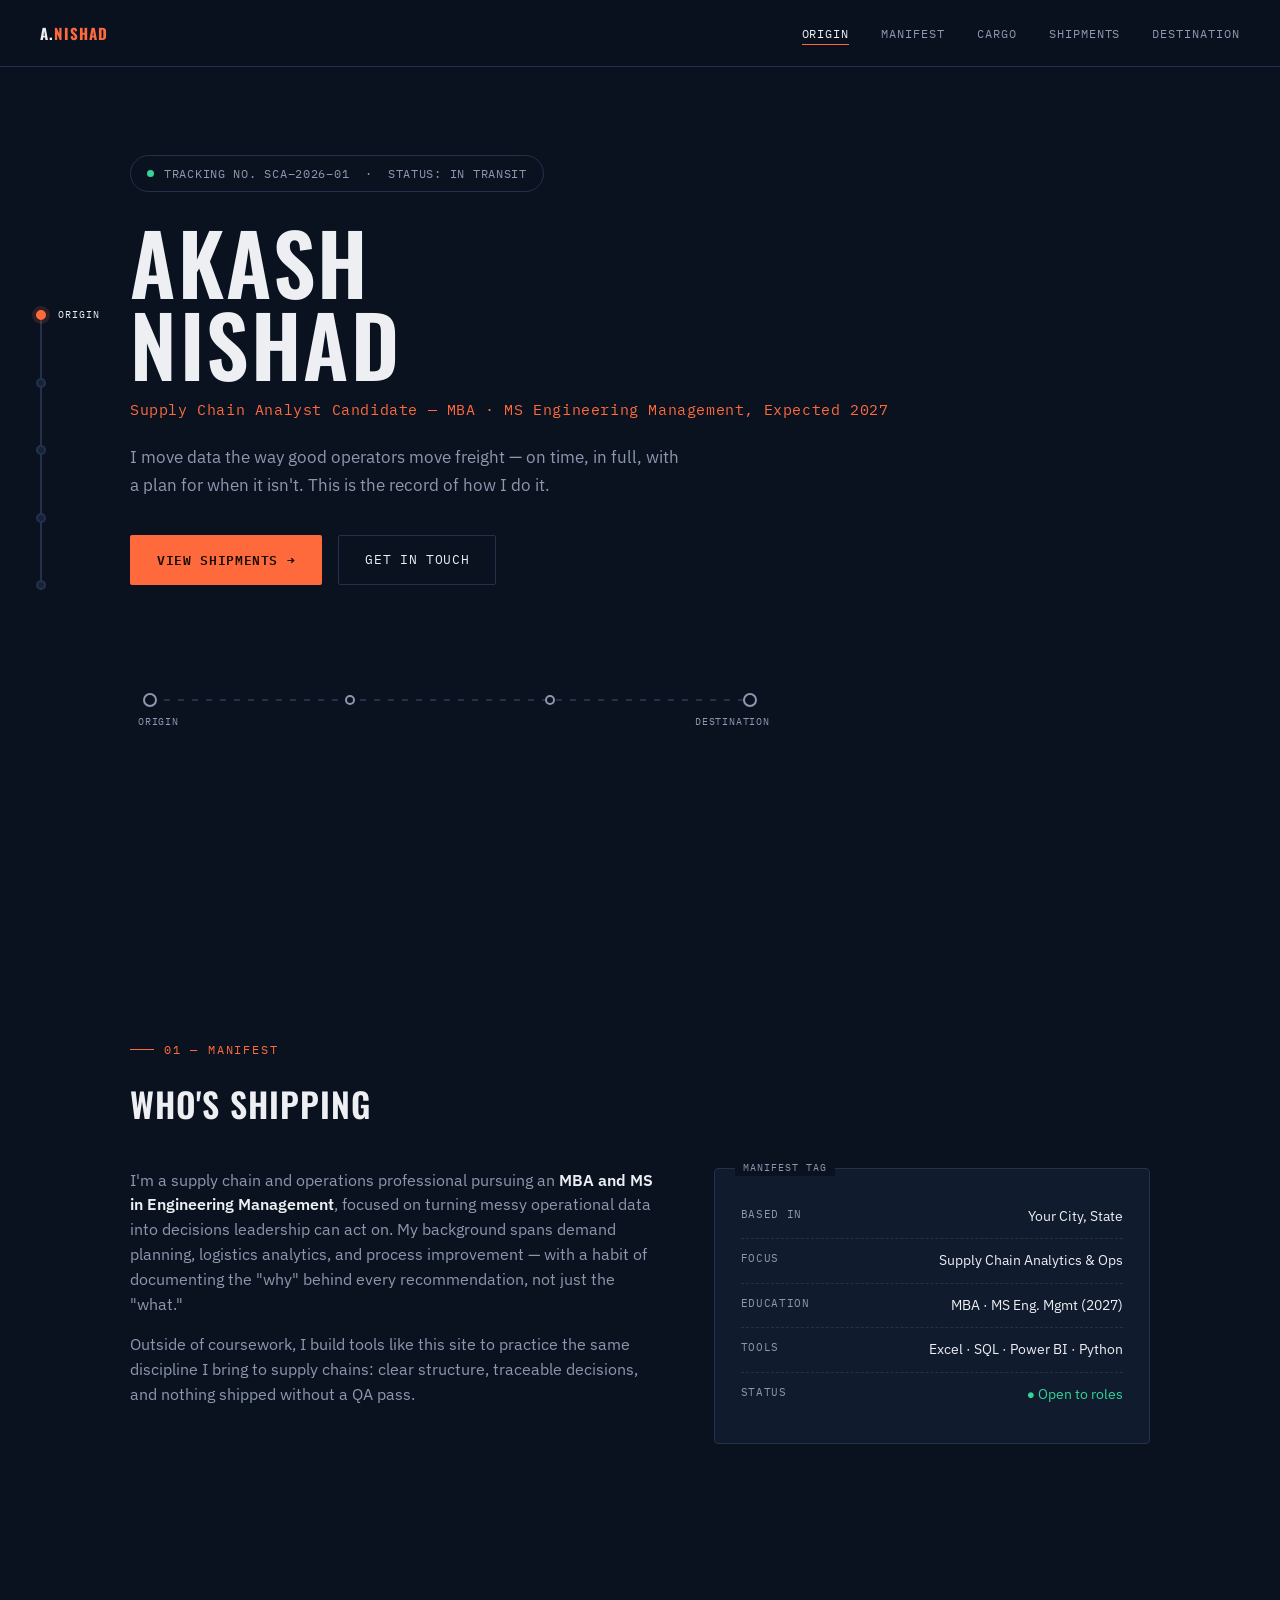
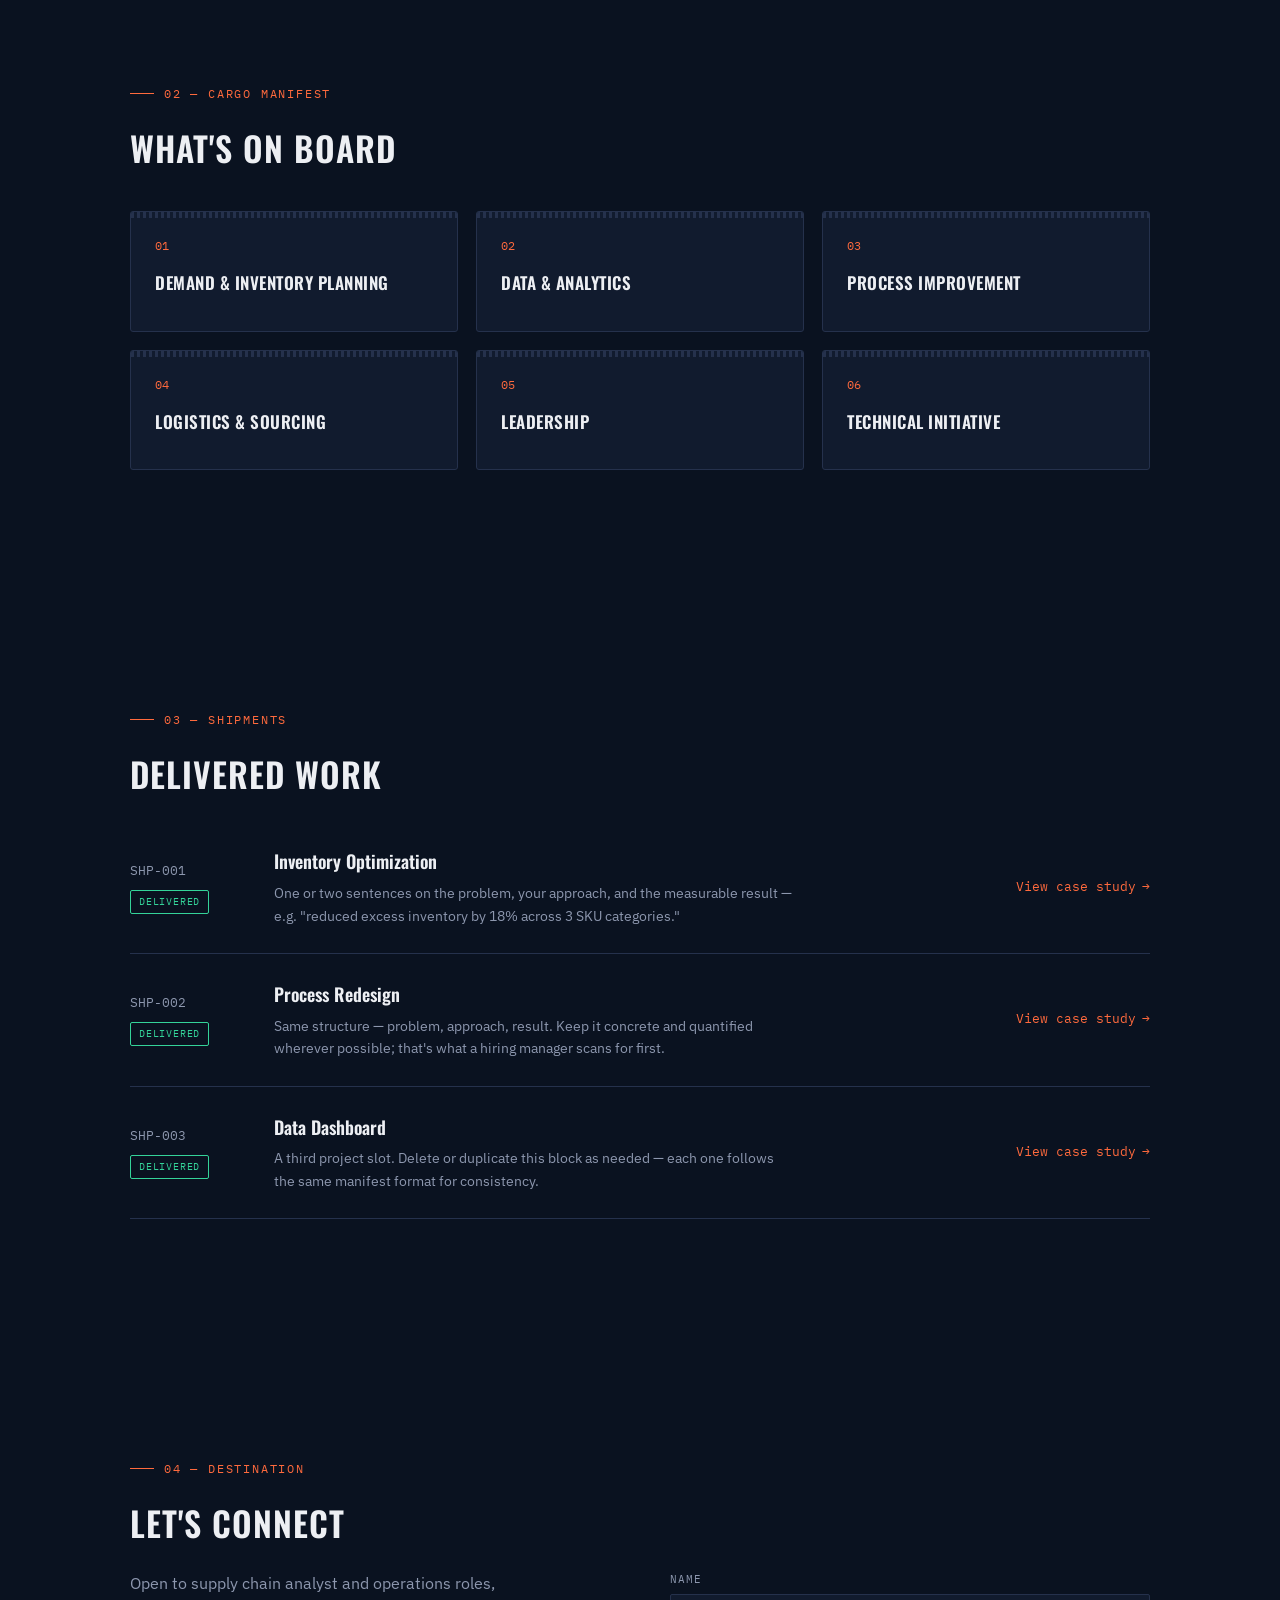
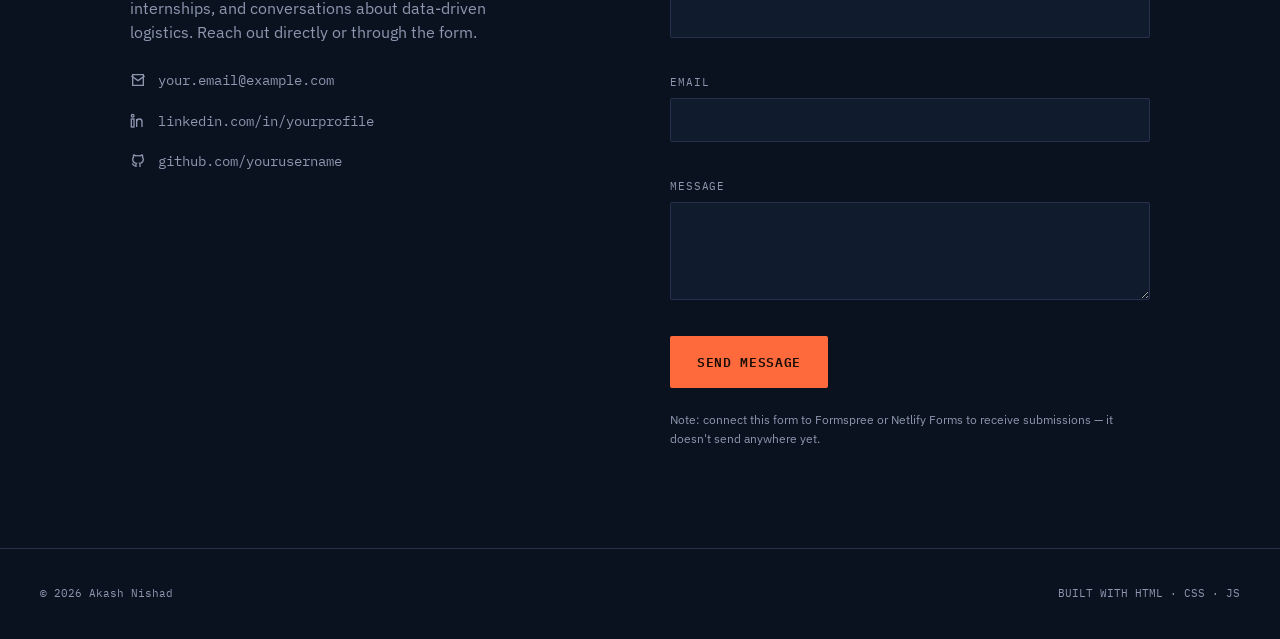
<file: index (1).html>
<html>
<html lang="en">
<head>
<meta charset="UTF-8">
<meta name="viewport" content="width=device-width, initial-scale=1.0">
<title>Akash Nishad — Supply Chain Analyst Candidate</title>
<link rel="preconnect" href="https://fonts.googleapis.com">
<link rel="preconnect" href="https://fonts.gstatic.com" crossorigin>
<link href="https://fonts.googleapis.com/css2?family=Oswald:wght@500;600;700&family=IBM+Plex+Sans:wght@400;500;600&family=IBM+Plex+Mono:wght@400;500;600&display=swap" rel="stylesheet">
<style>
  :root{
    --ink:#0A1220;
    --panel:#111B2E;
    --panel-2:#16223A;
    --line:#25314C;
    --cargo:#FF6A3D;
    --cargo-dim:#7a3a24;
    --safety:#FFC94A;
    --fg:#EDEFF3;
    --fg-muted:#8D97AE;
    --green:#34D399;
    --radius:2px;
  }
  *{box-sizing:border-box; margin:0; padding:0;}
  html{scroll-behavior:smooth;}
  body{
    background:var(--ink);
    color:var(--fg);
    font-family:'IBM Plex Sans', sans-serif;
    line-height:1.6;
    overflow-x:hidden;
  }
  h1,h2,h3,.display{
    font-family:'Oswald', sans-serif;
    text-transform:uppercase;
    letter-spacing:0.03em;
    font-weight:600;
  }
  .mono{ font-family:'IBM Plex Mono', monospace; }
  a{color:inherit; text-decoration:none;}
  ::selection{ background:var(--cargo); color:var(--ink); }

  /* ---------- top progress bar (mobile) ---------- */
  #topbar{
    position:fixed; top:0; left:0; height:3px; width:0%;
    background:var(--cargo); z-index:200; transition:width 0.1s linear;
  }

  /* ---------- nav ---------- */
  nav{
    position:fixed; top:0; left:0; right:0; z-index:100;
    display:flex; align-items:center; justify-content:space-between;
    padding:20px 40px;
    background:rgba(10,18,32,0.85);
    backdrop-filter:blur(10px);
    border-bottom:1px solid var(--line);
  }
  .logo{
    font-family:'Oswald',sans-serif; font-weight:700; letter-spacing:0.08em;
    font-size:15px;
  }
  .logo span{color:var(--cargo);}
  .nav-links{ display:flex; gap:32px; list-style:none; }
  .nav-links a{
    font-family:'IBM Plex Mono', monospace; font-size:12px; letter-spacing:0.08em;
    text-transform:uppercase; color:var(--fg-muted); position:relative; padding-bottom:4px;
    transition:color 0.2s;
  }
  .nav-links a::after{
    content:''; position:absolute; left:0; bottom:0; height:1px; width:0;
    background:var(--cargo); transition:width 0.25s;
  }
  .nav-links a:hover, .nav-links a.active{ color:var(--fg); }
  .nav-links a:hover::after, .nav-links a.active::after{ width:100%; }
  .burger{ display:none; flex-direction:column; gap:5px; cursor:pointer; z-index:110; }
  .burger div{ width:24px; height:2px; background:var(--fg); transition:0.3s; }

  /* ---------- route rail (signature element, desktop) ---------- */
  #rail{
    position:fixed; left:36px; top:50%; transform:translateY(-50%);
    z-index:90; display:flex; flex-direction:column; align-items:center;
    height:280px; justify-content:space-between;
  }
  #rail .track{
    position:absolute; left:50%; top:0; bottom:0; width:2px; transform:translateX(-50%);
    background:var(--line);
  }
  #rail .track-fill{
    position:absolute; left:50%; top:0; width:2px; transform:translateX(-50%);
    background:var(--cargo); height:0%; transition:height 0.3s ease;
  }
  .waypoint{
    position:relative; z-index:2; width:10px; height:10px; border-radius:50%;
    background:var(--panel-2); border:2px solid var(--line);
    cursor:pointer; transition:all 0.3s;
  }
  .waypoint.active{ background:var(--cargo); border-color:var(--cargo); box-shadow:0 0 0 4px rgba(255,106,61,0.15); }
  .waypoint .wlabel{
    position:absolute; left:20px; top:50%; transform:translateY(-50%) translateX(-6px);
    font-family:'IBM Plex Mono',monospace; font-size:10px; letter-spacing:0.1em;
    text-transform:uppercase; color:var(--fg-muted); white-space:nowrap;
    opacity:0; transition:all 0.25s; pointer-events:none;
  }
  .waypoint:hover .wlabel, .waypoint.active .wlabel{ opacity:1; transform:translateY(-50%) translateX(0); color:var(--fg); }

  section{ padding:140px 40px 100px; max-width:1100px; margin:0 auto; position:relative; }
  .eyebrow{
    font-family:'IBM Plex Mono', monospace; font-size:12px; letter-spacing:0.15em;
    color:var(--cargo); text-transform:uppercase; display:flex; align-items:center; gap:10px;
    margin-bottom:18px;
  }
  .eyebrow::before{ content:''; width:24px; height:1px; background:var(--cargo); }

  /* ---------- hero ---------- */
  #hero{ min-height:100vh; display:flex; flex-direction:column; justify-content:center; padding-top:100px; }
  .status-ticker{
    display:inline-flex; align-items:center; gap:10px; padding:8px 16px;
    border:1px solid var(--line); border-radius:999px; margin-bottom:28px;
    font-family:'IBM Plex Mono',monospace; font-size:12px; color:var(--fg-muted);
    letter-spacing:0.06em; width:fit-content;
  }
  .pulse-dot{
    width:7px; height:7px; border-radius:50%; background:var(--green);
    box-shadow:0 0 0 0 rgba(52,211,153,0.6); animation:pulse 2s infinite;
  }
  @keyframes pulse{
    0%{ box-shadow:0 0 0 0 rgba(52,211,153,0.5); }
    70%{ box-shadow:0 0 0 8px rgba(52,211,153,0); }
    100%{ box-shadow:0 0 0 0 rgba(52,211,153,0); }
  }
  #hero h1{ font-size:clamp(42px,7vw,84px); line-height:0.98; margin-bottom:14px; }
  #hero .role{
    font-family:'IBM Plex Mono',monospace; font-size:15px; color:var(--cargo);
    letter-spacing:0.04em; margin-bottom:22px;
  }
  #hero .tagline{ max-width:560px; color:var(--fg-muted); font-size:17px; margin-bottom:36px; }
  .btn-row{ display:flex; gap:16px; flex-wrap:wrap; margin-bottom:70px; }
  .btn{
    font-family:'IBM Plex Mono',monospace; font-size:13px; letter-spacing:0.05em;
    text-transform:uppercase; padding:14px 26px; border-radius:2px; cursor:pointer;
    transition:all 0.25s; border:1px solid transparent; display:inline-flex; align-items:center; gap:8px;
  }
  .btn-primary{ background:var(--cargo); color:#1a0d06; font-weight:600; }
  .btn-primary:hover{ background:#ff7f57; transform:translateY(-2px); }
  .btn-ghost{ border-color:var(--line); color:var(--fg); }
  .btn-ghost:hover{ border-color:var(--cargo); color:var(--cargo); }

  /* hero route svg */
  .route-visual{ width:100%; max-width:640px; }
  .route-visual .path{ stroke-dasharray:6 8; stroke:var(--line); }
  .route-visual .fill-path{
    stroke:var(--cargo); stroke-dasharray:1000; stroke-dashoffset:1000;
    animation:draw 3.5s ease-in-out infinite;
  }
  @keyframes draw{
    0%{ stroke-dashoffset:1000; }
    50%{ stroke-dashoffset:0; }
    100%{ stroke-dashoffset:-1000; }
  }
  .route-visual .node{ fill:var(--ink); stroke:var(--fg-muted); stroke-width:2; }
  .route-visual .node-label{ font-family:'IBM Plex Mono',monospace; font-size:10px; fill:var(--fg-muted); letter-spacing:0.08em; }

  /* ---------- reveal ---------- */
  .reveal{ opacity:0; transform:translateY(24px); transition:opacity 0.7s ease, transform 0.7s ease; }
  .reveal.in{ opacity:1; transform:translateY(0); }

  /* ---------- manifest / about ---------- */
  .manifest-grid{ display:grid; grid-template-columns:1.2fr 1fr; gap:60px; align-items:start; }
  .manifest-grid p{ color:var(--fg-muted); margin-bottom:16px; font-size:15.5px; }
  .manifest-grid p strong{ color:var(--fg); font-weight:600; }
  .tag{
    background:var(--panel); border:1px solid var(--line); border-radius:4px;
    padding:26px; position:relative;
  }
  .tag::before{
    content:'MANIFEST TAG'; position:absolute; top:-9px; left:20px; background:var(--ink);
    padding:0 8px; font-family:'IBM Plex Mono',monospace; font-size:10px; letter-spacing:0.1em;
    color:var(--fg-muted);
  }
  .tag-row{ display:flex; justify-content:space-between; padding:11px 0; border-bottom:1px dashed var(--line); font-size:13.5px; }
  .tag-row:last-child{ border-bottom:none; }
  .tag-row .k{ color:var(--fg-muted); font-family:'IBM Plex Mono',monospace; font-size:11px; text-transform:uppercase; letter-spacing:0.06em; }
  .tag-row .v{ text-align:right; }
  .tag-row .v.open{ color:var(--green); }

  /* ---------- cargo / skills ---------- */
  .cargo-grid{ display:grid; grid-template-columns:repeat(3,1fr); gap:18px; }
  .container-card{
    background:var(--panel); border:1px solid var(--line); border-radius:3px;
    padding:24px; position:relative; overflow:hidden; cursor:default;
    transition:transform 0.3s, border-color 0.3s;
  }
  .container-card::before{
    content:''; position:absolute; top:0; left:0; right:0; height:6px;
    background:repeating-linear-gradient(90deg, var(--line) 0 3px, transparent 3px 6px);
  }
  .container-card:hover{ transform:translateY(-6px); border-color:var(--cargo); }
  .container-card .num{
    font-family:'IBM Plex Mono',monospace; color:var(--cargo); font-size:12px; margin-bottom:14px; display:block;
  }
  .container-card h3{ font-size:17px; margin-bottom:10px; }
  .container-card .detail{
    color:var(--fg-muted); font-size:13.5px; max-height:0; opacity:0; overflow:hidden;
    transition:max-height 0.35s ease, opacity 0.35s ease, margin-top 0.35s ease;
  }
  .container-card:hover .detail{ max-height:80px; opacity:1; margin-top:8px; }

  /* ---------- shipments / projects ---------- */
  .shipment{
    display:grid; grid-template-columns:120px 1fr auto; gap:24px; align-items:center;
    padding:26px 0; border-bottom:1px solid var(--line);
    transition:padding-left 0.25s, background 0.25s;
  }
  .shipment:hover{ padding-left:14px; background:rgba(255,106,61,0.04); }
  .shipment .code{ font-family:'IBM Plex Mono',monospace; color:var(--fg-muted); font-size:13px; }
  .shipment .status{
    display:inline-block; margin-top:8px; font-family:'IBM Plex Mono',monospace; font-size:10px;
    letter-spacing:0.08em; padding:3px 8px; border:1px solid var(--green); color:var(--green); border-radius:2px; width:fit-content;
  }
  .shipment h3{ font-size:18px; margin-bottom:6px; text-transform:none; letter-spacing:0; }
  .shipment p{ color:var(--fg-muted); font-size:14px; max-width:520px; }
  .shipment .go{
    font-family:'IBM Plex Mono',monospace; font-size:13px; color:var(--cargo);
    white-space:nowrap; display:flex; align-items:center; gap:6px; transition:gap 0.2s;
  }
  .shipment:hover .go{ gap:12px; }

  /* ---------- destination / contact ---------- */
  .dest-grid{ display:grid; grid-template-columns:1fr 1fr; gap:60px; }
  .contact-links{ display:flex; flex-direction:column; gap:18px; margin-top:24px; }
  .contact-links a{
    display:flex; align-items:center; gap:12px; font-family:'IBM Plex Mono',monospace; font-size:14px;
    color:var(--fg-muted); transition:color 0.2s;
  }
  .contact-links a:hover{ color:var(--cargo); }
  .contact-links svg{ flex-shrink:0; }

  form{ display:flex; flex-direction:column; gap:16px; }
  .field{ display:flex; flex-direction:column; gap:6px; }
  .field label{ font-family:'IBM Plex Mono',monospace; font-size:11px; text-transform:uppercase; letter-spacing:0.08em; color:var(--fg-muted); }
  .field input, .field textarea{
    background:var(--panel); border:1px solid var(--line); color:var(--fg);
    padding:12px 14px; font-family:'IBM Plex Sans',sans-serif; font-size:14px; border-radius:2px;
    resize:vertical;
  }
  .field input:focus, .field textarea:focus{ outline:none; border-color:var(--cargo); }
  .field .err{ font-size:11px; color:var(--cargo); min-height:14px; font-family:'IBM Plex Mono',monospace; }
  #sendBtn{ align-self:flex-start; }
  #formNote{ font-size:12px; color:var(--fg-muted); margin-top:6px; }
  .success-box{
    display:none; border:1px solid var(--green); border-radius:3px; padding:20px;
    align-items:center; gap:14px; color:var(--green); font-family:'IBM Plex Mono',monospace; font-size:13px;
  }
  .success-box.show{ display:flex; }
  .checkmark{ width:22px; height:22px; flex-shrink:0; }

  footer{
    border-top:1px solid var(--line); padding:36px 40px; display:flex; justify-content:space-between;
    flex-wrap:wrap; gap:12px; font-family:'IBM Plex Mono',monospace; font-size:11px; color:var(--fg-muted);
  }

  @media (max-width:900px){
    #rail{ display:none; }
    .manifest-grid, .dest-grid{ grid-template-columns:1fr; }
    .cargo-grid{ grid-template-columns:repeat(2,1fr); }
    .shipment{ grid-template-columns:1fr; gap:10px; }
    .nav-links{
      position:fixed; top:0; right:0; height:100vh; width:240px; background:var(--panel);
      flex-direction:column; padding:100px 30px; gap:26px; transform:translateX(100%);
      transition:transform 0.35s; border-left:1px solid var(--line);
    }
    .nav-links.open{ transform:translateX(0); }
    .burger{ display:flex; }
  }
  @media (max-width:560px){
    .cargo-grid{ grid-template-columns:1fr; }
    section{ padding:110px 22px 70px; }
    nav{ padding:18px 20px; }
  }
  @media (prefers-reduced-motion: reduce){
    *{ animation-duration:0.001ms !important; animation-iteration-count:1 !important; transition-duration:0.001ms !important; }
  }
</style>
</head>
<body>

<div id="topbar"></div>

<nav>
  <div class="logo">A.<span>NISHAD</span></div>
  <ul class="nav-links" id="navLinks">
    <li><a href="#hero" data-sec="hero">Origin</a></li>
    <li><a href="#manifest" data-sec="manifest">Manifest</a></li>
    <li><a href="#cargo" data-sec="cargo">Cargo</a></li>
    <li><a href="#shipments" data-sec="shipments">Shipments</a></li>
    <li><a href="#destination" data-sec="destination">Destination</a></li>
  </ul>
  <div class="burger" id="burger"><div></div><div></div><div></div></div>
</nav>

<!-- signature route-tracker rail -->
<div id="rail">
  <div class="track"></div>
  <div class="track-fill" id="trackFill"></div>
  <div class="waypoint" data-sec="hero"><span class="wlabel">Origin</span></div>
  <div class="waypoint" data-sec="manifest"><span class="wlabel">Manifest</span></div>
  <div class="waypoint" data-sec="cargo"><span class="wlabel">Cargo</span></div>
  <div class="waypoint" data-sec="shipments"><span class="wlabel">Shipments</span></div>
  <div class="waypoint" data-sec="destination"><span class="wlabel">Destination</span></div>
</div>

<section id="hero">
  <div class="status-ticker"><span class="pulse-dot"></span>TRACKING NO. SCA–2026–01 &nbsp;·&nbsp; STATUS: IN TRANSIT</div>
  <h1>Akash<br>Nishad</h1>
  <div class="role">Supply Chain Analyst Candidate — MBA · MS Engineering Management, Expected 2027</div>
  <p class="tagline">I move data the way good operators move freight — on time, in full, with a plan for when it isn't. This is the record of how I do it.</p>
  <div class="btn-row">
    <a href="#shipments" class="btn btn-primary">View Shipments →</a>
    <a href="#destination" class="btn btn-ghost">Get in Touch</a>
  </div>

  <svg class="route-visual" viewBox="0 0 640 90" fill="none">
    <line class="path" x1="20" y1="45" x2="620" y2="45" stroke-width="2"/>
    <line class="fill-path" x1="20" y1="45" x2="620" y2="45" stroke-width="2"/>
    <circle class="node" cx="20" cy="45" r="6"/>
    <text class="node-label" x="8" y="70">ORIGIN</text>
    <circle class="node" cx="220" cy="45" r="4"/>
    <circle class="node" cx="420" cy="45" r="4"/>
    <circle class="node" cx="620" cy="45" r="6"/>
    <text class="node-label" x="565" y="70">DESTINATION</text>
  </svg>
</section>

<section id="manifest">
  <div class="eyebrow">01 — Manifest</div>
  <h2 style="font-size:34px; margin-bottom:36px;">Who's shipping</h2>
  <div class="manifest-grid">
    <div class="reveal">
      <p>I'm a supply chain and operations professional pursuing an <strong>MBA and MS in Engineering Management</strong>, focused on turning messy operational data into decisions leadership can act on. My background spans demand planning, logistics analytics, and process improvement — with a habit of documenting the "why" behind every recommendation, not just the "what."</p>
      <p>Outside of coursework, I build tools like this site to practice the same discipline I bring to supply chains: clear structure, traceable decisions, and nothing shipped without a QA pass.</p>
    </div>
    <div class="tag reveal">
      <div class="tag-row"><span class="k">Based in</span><span class="v"><!-- EDIT: your city/state -->Your City, State</span></div>
      <div class="tag-row"><span class="k">Focus</span><span class="v">Supply Chain Analytics &amp; Ops</span></div>
      <div class="tag-row"><span class="k">Education</span><span class="v">MBA · MS Eng. Mgmt (2027)</span></div>
      <div class="tag-row"><span class="k">Tools</span><span class="v">Excel · SQL · Power BI · Python</span></div>
      <div class="tag-row"><span class="k">Status</span><span class="v open">● Open to roles</span></div>
    </div>
  </div>
</section>

<section id="cargo">
  <div class="eyebrow">02 — Cargo Manifest</div>
  <h2 style="font-size:34px; margin-bottom:36px;">What's on board</h2>
  <div class="cargo-grid">
    <div class="container-card reveal"><span class="num">01</span><h3>Demand &amp; Inventory Planning</h3><div class="detail">Forecasting, safety stock modeling, S&amp;OP process design.</div></div>
    <div class="container-card reveal"><span class="num">02</span><h3>Data &amp; Analytics</h3><div class="detail">SQL, Excel/VBA, Power BI dashboards, Python for data cleaning.</div></div>
    <div class="container-card reveal"><span class="num">03</span><h3>Process Improvement</h3><div class="detail">Lean/Six Sigma methods, root-cause analysis, workflow redesign.</div></div>
    <div class="container-card reveal"><span class="num">04</span><h3>Logistics &amp; Sourcing</h3><div class="detail">Vendor evaluation, freight cost modeling, network optimization.</div></div>
    <div class="container-card reveal"><span class="num">05</span><h3>Leadership</h3><div class="detail">Cross-functional coordination, stakeholder communication.</div></div>
    <div class="container-card reveal"><span class="num">06</span><h3>Technical Initiative</h3><div class="detail">Git/GitHub, HTML/CSS/JS — building tools, not just using them.</div></div>
  </div>
</section>

<section id="shipments">
  <div class="eyebrow">03 — Shipments</div>
  <h2 style="font-size:34px; margin-bottom:20px;">Delivered work</h2>

  <div class="shipment reveal">
    <div><div class="code">SHP-001</div><div class="status">DELIVERED</div></div>
    <div>
      <h3><!-- EDIT: project title -->Inventory Optimization</h3>
      <p>One or two sentences on the problem, your approach, and the measurable result — e.g. "reduced excess inventory by 18% across 3 SKU categories."</p>
    </div>
    <a href="#" class="go">View case study <span>→</span></a>
  </div>

  <div class="shipment reveal">
    <div><div class="code">SHP-002</div><div class="status">DELIVERED</div></div>
    <div>
      <h3><!-- EDIT: project title -->Process Redesign</h3>
      <p>Same structure — problem, approach, result. Keep it concrete and quantified wherever possible; that's what a hiring manager scans for first.</p>
    </div>
    <a href="#" class="go">View case study <span>→</span></a>
  </div>

  <div class="shipment reveal">
    <div><div class="code">SHP-003</div><div class="status">DELIVERED</div></div>
    <div>
      <h3><!-- EDIT: project title -->Data Dashboard</h3>
      <p>A third project slot. Delete or duplicate this block as needed — each one follows the same manifest format for consistency.</p>
    </div>
    <a href="#" class="go">View case study <span>→</span></a>
  </div>
</section>

<section id="destination">
  <div class="eyebrow">04 — Destination</div>
  <h2 style="font-size:34px; margin-bottom:20px;">Let's connect</h2>
  <div class="dest-grid">
    <div class="reveal">
      <p style="color:var(--fg-muted); font-size:15.5px; max-width:420px;">Open to supply chain analyst and operations roles, internships, and conversations about data-driven logistics. Reach out directly or through the form.</p>
      <div class="contact-links">
        <a href="mailto:your.email@example.com"><svg width="16" height="16" viewBox="0 0 24 24" fill="none" stroke="currentColor" stroke-width="2"><path d="M4 4h16v16H4z"/><path d="M22 6l-10 7L2 6"/></svg><!-- EDIT: email -->your.email@example.com</a>
        <a href="https://linkedin.com/in/yourprofile" target="_blank" rel="noopener"><svg width="16" height="16" viewBox="0 0 24 24" fill="none" stroke="currentColor" stroke-width="2"><rect x="2" y="9" width="4" height="12"/><circle cx="4" cy="4" r="2"/><path d="M10 9v12M10 13a4 4 0 0 1 8 0v8"/></svg><!-- EDIT: linkedin -->linkedin.com/in/yourprofile</a>
        <a href="https://github.com/yourusername" target="_blank" rel="noopener"><svg width="16" height="16" viewBox="0 0 24 24" fill="none" stroke="currentColor" stroke-width="2"><path d="M9 19c-4 1.5-4-2.5-6-3m12 5v-3.5c0-1 .1-1.4-.5-2 2.8-.3 5.5-1.4 5.5-6a4.6 4.6 0 0 0-1.3-3.2 4.2 4.2 0 0 0-.1-3.2s-1.1-.3-3.5 1.3a12.3 12.3 0 0 0-6.2 0C6.5 2.8 5.4 3.1 5.4 3.1a4.2 4.2 0 0 0-.1 3.2A4.6 4.6 0 0 0 4 9.5c0 4.6 2.7 5.7 5.5 6-.6.6-.6 1.2-.5 2V21"/></svg><!-- EDIT: github -->github.com/yourusername</a>
      </div>
    </div>

    <div class="reveal">
      <form id="contactForm" novalidate>
        <div class="field">
          <label for="name">Name</label>
          <input type="text" id="name" name="name">
          <div class="err" id="nameErr"></div>
        </div>
        <div class="field">
          <label for="email">Email</label>
          <input type="email" id="email" name="email">
          <div class="err" id="emailErr"></div>
        </div>
        <div class="field">
          <label for="message">Message</label>
          <textarea id="message" name="message" rows="4"></textarea>
          <div class="err" id="messageErr"></div>
        </div>
        <button type="submit" class="btn btn-primary" id="sendBtn">Send Message</button>
        <div id="formNote">Note: connect this form to Formspree or Netlify Forms to receive submissions — it doesn't send anywhere yet.</div>
        <div class="success-box" id="successBox">
          <svg class="checkmark" viewBox="0 0 24 24" fill="none" stroke="currentColor" stroke-width="2"><circle cx="12" cy="12" r="10"/><path d="M8 12l3 3 5-6"/></svg>
          Shipment confirmed — message received. I'll reply within 1–2 business days.
        </div>
      </form>
    </div>
  </div>
</section>

<footer>
  <div>© 2026 Akash Nishad</div>
  <div class="mono">BUILT WITH HTML · CSS · JS</div>
</footer>

<script>
  // mobile nav
  const burger = document.getElementById('burger');
  const navLinks = document.getElementById('navLinks');
  burger.addEventListener('click', () => {
    navLinks.classList.toggle('open');
    burger.classList.toggle('active');
  });
  navLinks.querySelectorAll('a').forEach(a => a.addEventListener('click', () => navLinks.classList.remove('open')));

  // top progress bar
  const topbar = document.getElementById('topbar');
  window.addEventListener('scroll', () => {
    const h = document.documentElement;
    const pct = (h.scrollTop) / (h.scrollHeight - h.clientHeight) * 100;
    topbar.style.width = pct + '%';
  });

  // section order for rail + nav
  const order = ['hero','manifest','cargo','shipments','destination'];
  const waypoints = document.querySelectorAll('.waypoint');
  const navA = document.querySelectorAll('.nav-links a');
  const trackFill = document.getElementById('trackFill');

  function setActive(id){
    const idx = order.indexOf(id);
    waypoints.forEach(w => w.classList.toggle('active', w.dataset.sec === id));
    navA.forEach(a => a.classList.toggle('active', a.dataset.sec === id));
    trackFill.style.height = (idx / (order.length - 1) * 100) + '%';
  }

  const sections = order.map(id => document.getElementById(id));
  const io = new IntersectionObserver((entries) => {
    entries.forEach(e => {
      if(e.isIntersecting){ setActive(e.target.id); }
    });
  }, { rootMargin: '-45% 0px -45% 0px' });
  sections.forEach(s => io.observe(s));

  waypoints.forEach(w => w.addEventListener('click', () => {
    document.getElementById(w.dataset.sec).scrollIntoView({behavior:'smooth'});
  }));

  // scroll reveal
  const revealEls = document.querySelectorAll('.reveal');
  const revealIO = new IntersectionObserver((entries) => {
    entries.forEach(e => {
      if(e.isIntersecting){ e.target.classList.add('in'); revealIO.unobserve(e.target); }
    });
  }, { threshold: 0.15 });
  revealEls.forEach(el => revealIO.observe(el));

  // contact form validation + fake submit
  const form = document.getElementById('contactForm');
  const successBox = document.getElementById('successBox');
  form.addEventListener('submit', (e) => {
    e.preventDefault();
    let valid = true;
    const name = document.getElementById('name');
    const email = document.getElementById('email');
    const message = document.getElementById('message');
    document.getElementById('nameErr').textContent = '';
    document.getElementById('emailErr').textContent = '';
    document.getElementById('messageErr').textContent = '';

    if(!name.value.trim()){ document.getElementById('nameErr').textContent = 'Please enter your name.'; valid = false; }
    if(!/^[^\s@]+@[^\s@]+\.[^\s@]+$/.test(email.value.trim())){ document.getElementById('emailErr').textContent = 'Enter a valid email.'; valid = false; }
    if(!message.value.trim()){ document.getElementById('messageErr').textContent = 'Please add a short message.'; valid = false; }

    if(valid){
      successBox.classList.add('show');
      form.querySelectorAll('input, textarea, button').forEach(el => el.disabled = true);
    }
  });
</script>
</body>
</html>
</file>
